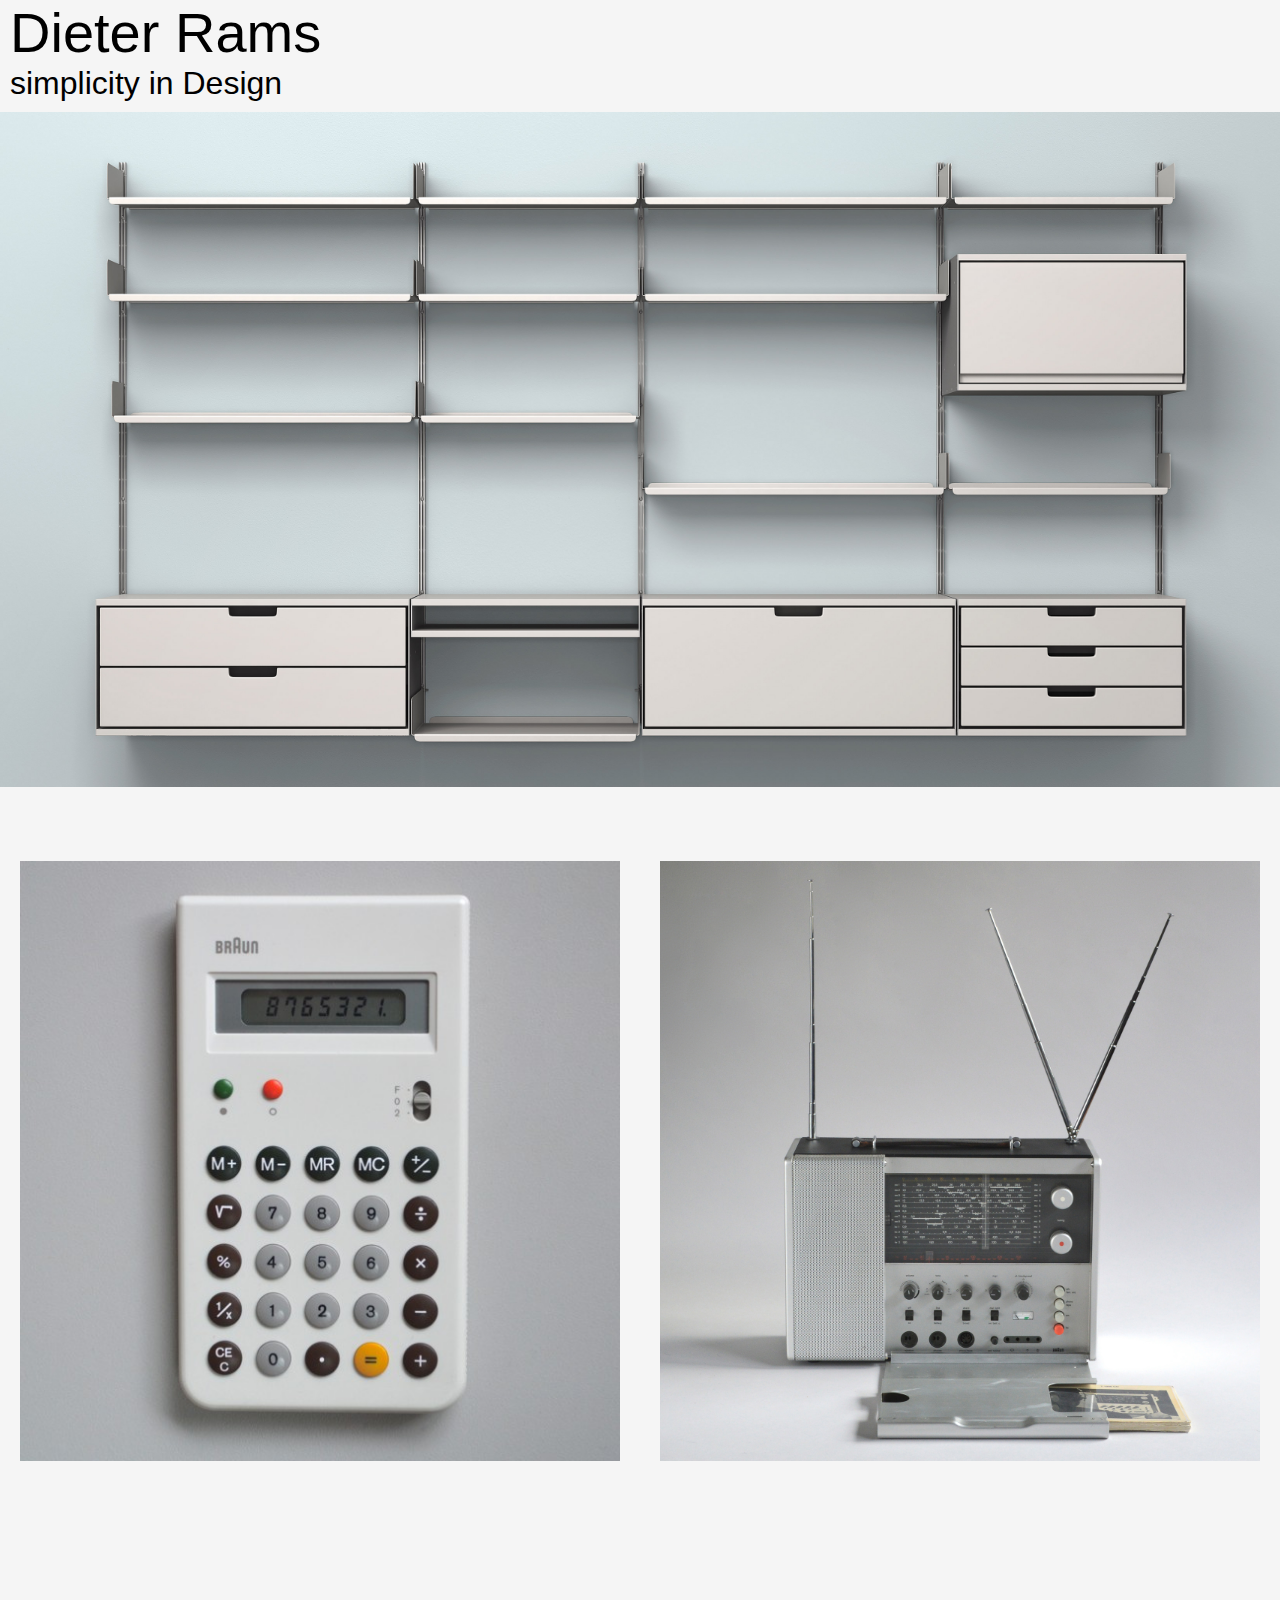
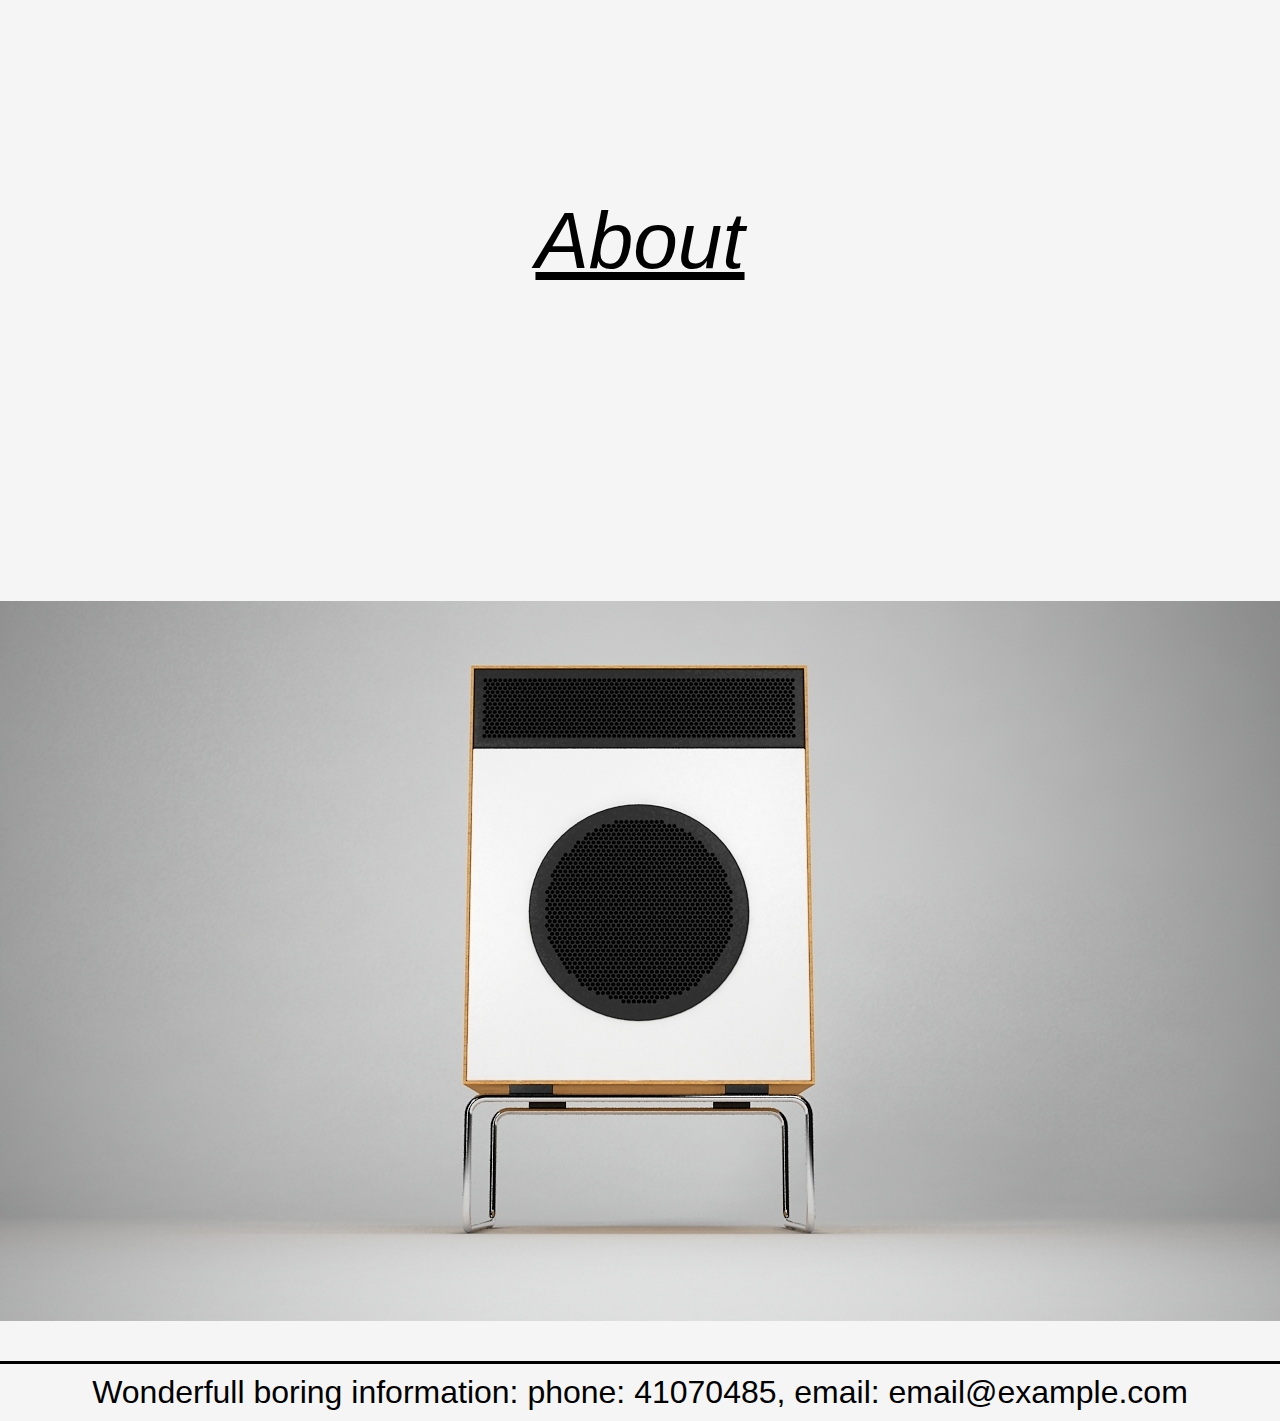
<file: index.html>
<!DOCTYPE html>
<html lang="en">
	<head>
		<meta charset="UTF-8" />
		<meta http-equiv="X-UA-Compatible" content="IE=edge" />
		<meta name="viewport" content="width=device-width, initial-scale=1.0" />
		<title>Document</title>
		<link rel="stylesheet" href="css/reset.css" />
		<link rel="stylesheet" href="css/desktop.css" />
		<link
			rel="stylesheet"
			media="screen and (max-width: 500px)"
			href="css/mobile.css"
		/>
	</head>
	<body>
		<main>
			<section>
				<h1>Dieter Rams</h1>

				<h2>simplicity in Design</h2>

				<img src="assets/shelves copy.jpg" alt="image of shelves" />
			</section>

			<section class="img-container">
				<img
					class="img-container__img"
					src="assets/slideshow/calculator.jpg"
					alt=""
				/>

				<img
					class="img-container__img"
					src="assets/slideshow/radio-2.jpg"
					alt=""
				/>

				<img
					class="img-container__img"
					src="assets/slideshow/radio.jpg"
					alt=""
				/>

				<img
					class="img-container__img"
					src="assets/slideshow/singleplayer.jpg"
					alt=""
				/>
			</section>

			<section class="go-to-section">
				<a class="go-to-section__button" href="about.html">About</a>
			</section>

			<section>
				<img class="speaker-img" src="assets/speaker copy.jpg" alt="" />
			</section>
		</main>

		<footer class="footer">
			Wonderfull boring information: phone: 41070485, email:
			email@example.com
		</footer>
	</body>
</html>
</file>
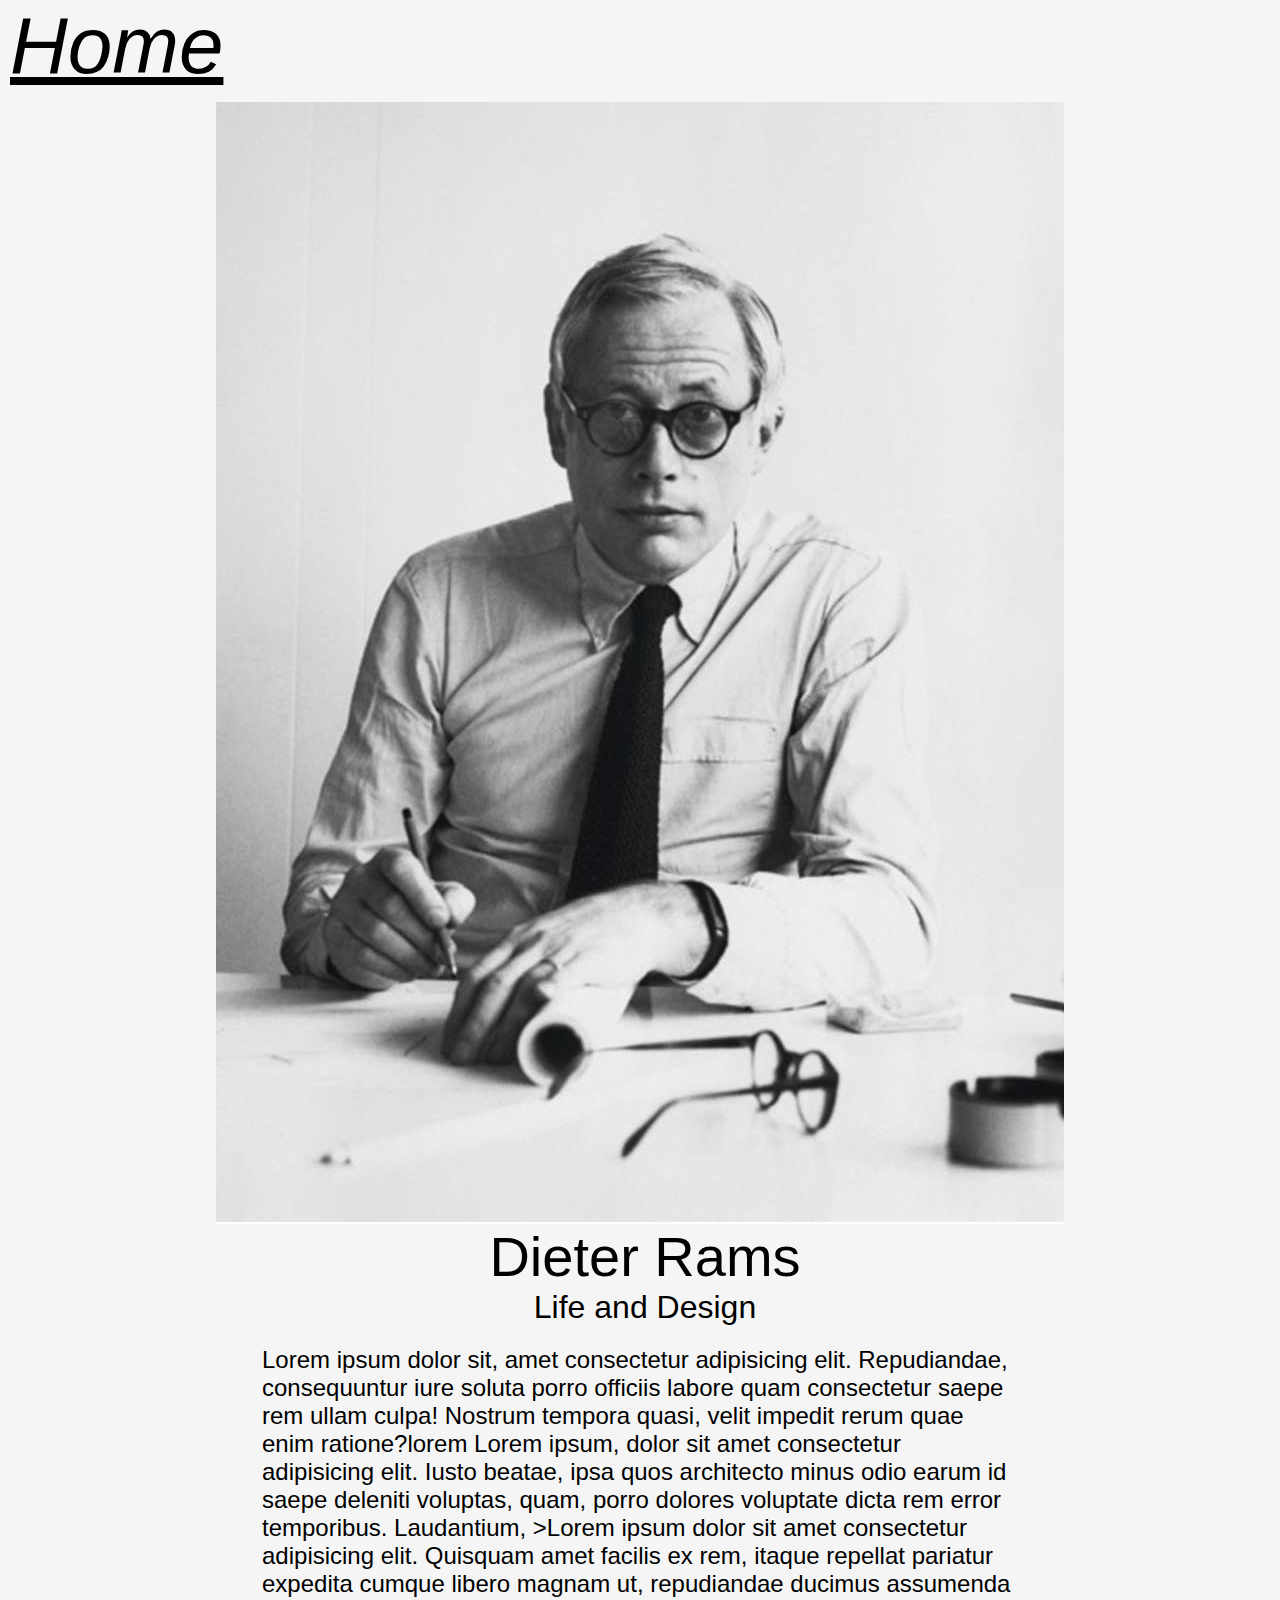
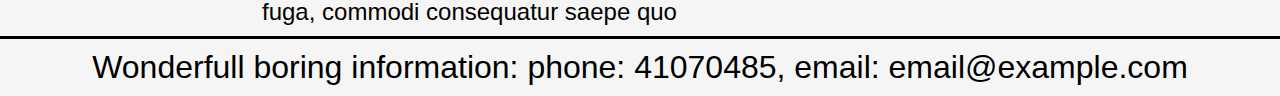
<file: about.html>
<!DOCTYPE html>
<html lang="en">
	<head>
		<meta charset="UTF-8" />
		<meta http-equiv="X-UA-Compatible" content="IE=edge" />
		<meta name="viewport" content="width=device-width, initial-scale=1.0" />
		<link rel="stylesheet" href="css/reset.css" />
		<link rel="stylesheet" href="css/mobile.css" />
		<link rel="stylesheet" href="css/desktop.css" />
		<title>Document</title>
	</head>
	<body>
		<header>
			<a class="header" href="index.html">Home</a>
		</header>

		<main>
			<section class="about-section">
				<img class="about-section__img" src="assets/profil-2.png" alt="" />
				<h1>Dieter Rams</h1>
				<h2>Life and Design</h2>
				<div class="about-section__content">
					Lorem ipsum dolor sit, amet consectetur adipisicing elit.
					Repudiandae, consequuntur iure soluta porro officiis labore quam
					consectetur saepe rem ullam culpa! Nostrum tempora quasi, velit
					impedit rerum quae enim ratione?lorem Lorem ipsum, dolor sit amet
					consectetur adipisicing elit. Iusto beatae, ipsa quos architecto
					minus odio earum id saepe deleniti voluptas, quam, porro dolores
					voluptate dicta rem error temporibus. Laudantium, >Lorem ipsum
					dolor sit amet consectetur adipisicing elit. Quisquam amet
					facilis ex rem, itaque repellat pariatur expedita cumque libero
					magnam ut, repudiandae ducimus assumenda fuga, commodi
					consequatur saepe quo
				</div>
			</section>
		</main>

		<footer class="footer">
			<div class="footer__text">
				Wonderfull boring information: phone: 41070485, email:
				email@example.com
			</div>
		</footer>
	</body>
</html>
</file>
<file: css/desktop.css>
body {
	background-color: whitesmoke;
}

h1 {
	font-size: 3.5rem;
	padding-left: 10px;
}

h2 {
	font-size: 2rem;
	padding-left: 10px;
	padding-bottom: 10px;
}

img {
	max-width: 100%;
}

.img-container {
	margin-top: 50px;
	display: flex;
	overflow-y: scroll;
}

.img-container__img {
	margin: 20px;
	width: 600px;
}

.go-to-section {
	height: 80vh;
	display: flex;
}

.go-to-section__button {
	color: black;
	font-style: italic;
	font-size: 5rem;
	transition: 1s;
}

.go-to-section__button:hover {
	font-size: 5.5em;
	transition: 1s;
}

.speaker-img {
	display: block;
	justify-content: center;
	padding-bottom: 40px;
}

.about-section {
	display: grid;
	justify-content: center;
}

.about-section__content {
	width: 60%;
	color: black;
	font-size: 1.5rem;
	margin-top: 10px;
}

.footer {
	font-size: 2rem;
	border-top: black solid;
	padding: 10px;
	text-align: center;
}

.header {
	color: black;
	font-style: italic;
	font-size: 5rem;
	margin: 10px;
}
</file>
<file: css/mobile.css>
body {
	background-color: whitesmoke;
	/* display: inline-flex; */
}

h1 {
	font-size: 3.5rem;
	padding-left: 10px;
}

h2 {
	font-size: 2rem;
	padding-left: 10px;
	padding-bottom: 10px;
}

img {
	max-width: 100%;
}

.img-container {
	margin-top: 50px;
	display: block;
	overflow-y: none;
}

.img-container__img {
	margin: 0px;
	width: 100%;
}

.go-to-section {
	height: 50vh;
	display: flex;
}

.go-to-section__button {
	color: black;
	font-style: italic;
	font-size: 5rem;
}

.about-section {
	padding: 10px;
}

.about-section__content {
	width: 60%;
	color: black;
	font-size: 1.5rem;
	margin-top: 10px;
}

.footer {
	font-size: 2rem;
	border-top: black solid;
	padding: 10px;
	text-align: left;
}
</file>
